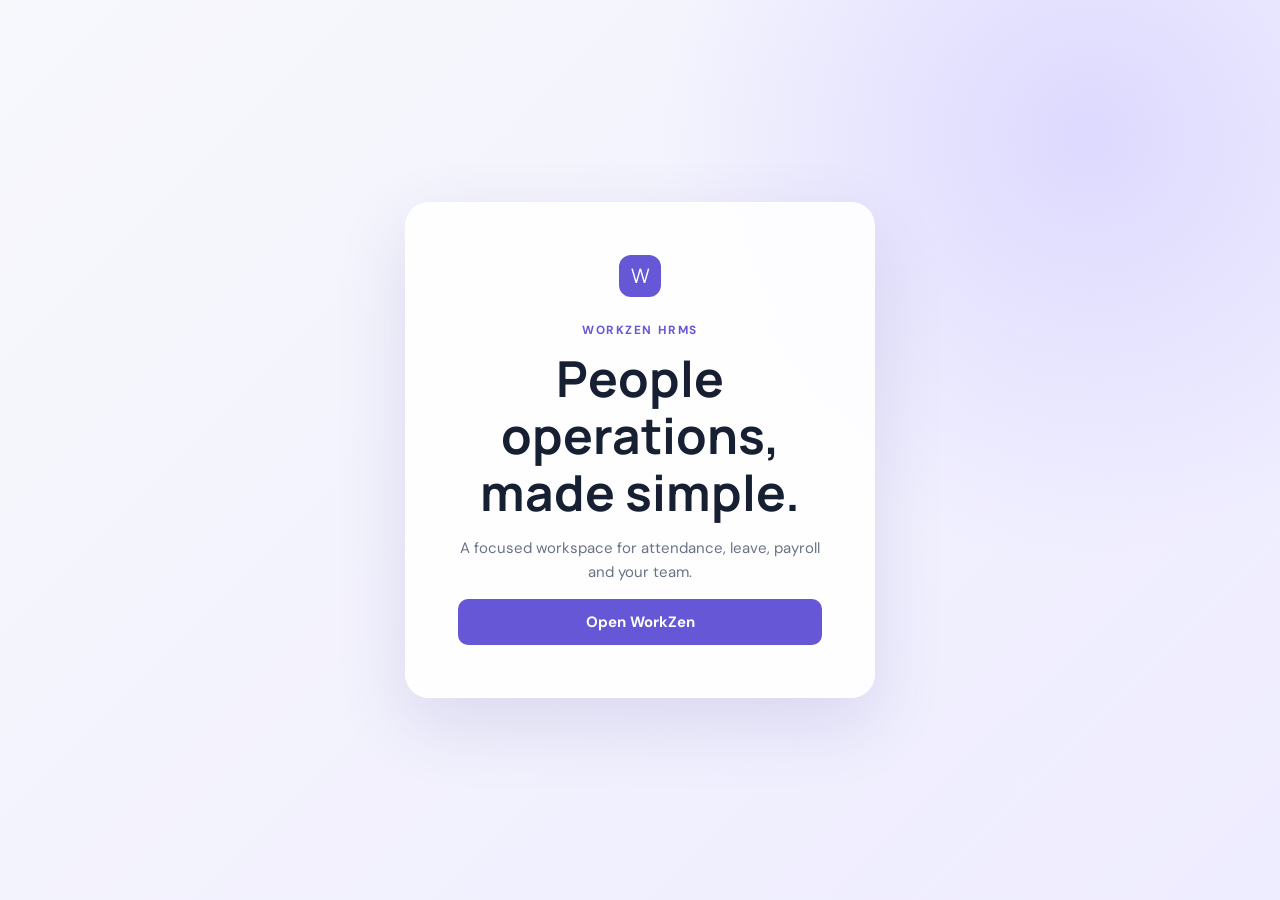
<file: index.html>
<!DOCTYPE html>
<html lang="en">
<head>
    <meta charset="UTF-8">
    <meta name="viewport" content="width=device-width, initial-scale=1.0">
    <title>WorkZen HRMS</title>
    <link rel="stylesheet" href="style.css">
</head>
<body class="entry-page">
    <main class="entry-card">
        <div class="brand-mark">W</div>
        <p class="eyebrow">WorkZen HRMS</p>
        <h1>People operations, made simple.</h1>
        <p class="muted">A focused workspace for attendance, leave, payroll and your team.</p>
        <a class="button button-primary button-wide" href="login.html">Open WorkZen</a>
    </main>
    <script>
        if (localStorage.getItem('token')) {
            window.location.replace('dashboard.html');
        }
    </script>
</body>
</html>
</file>
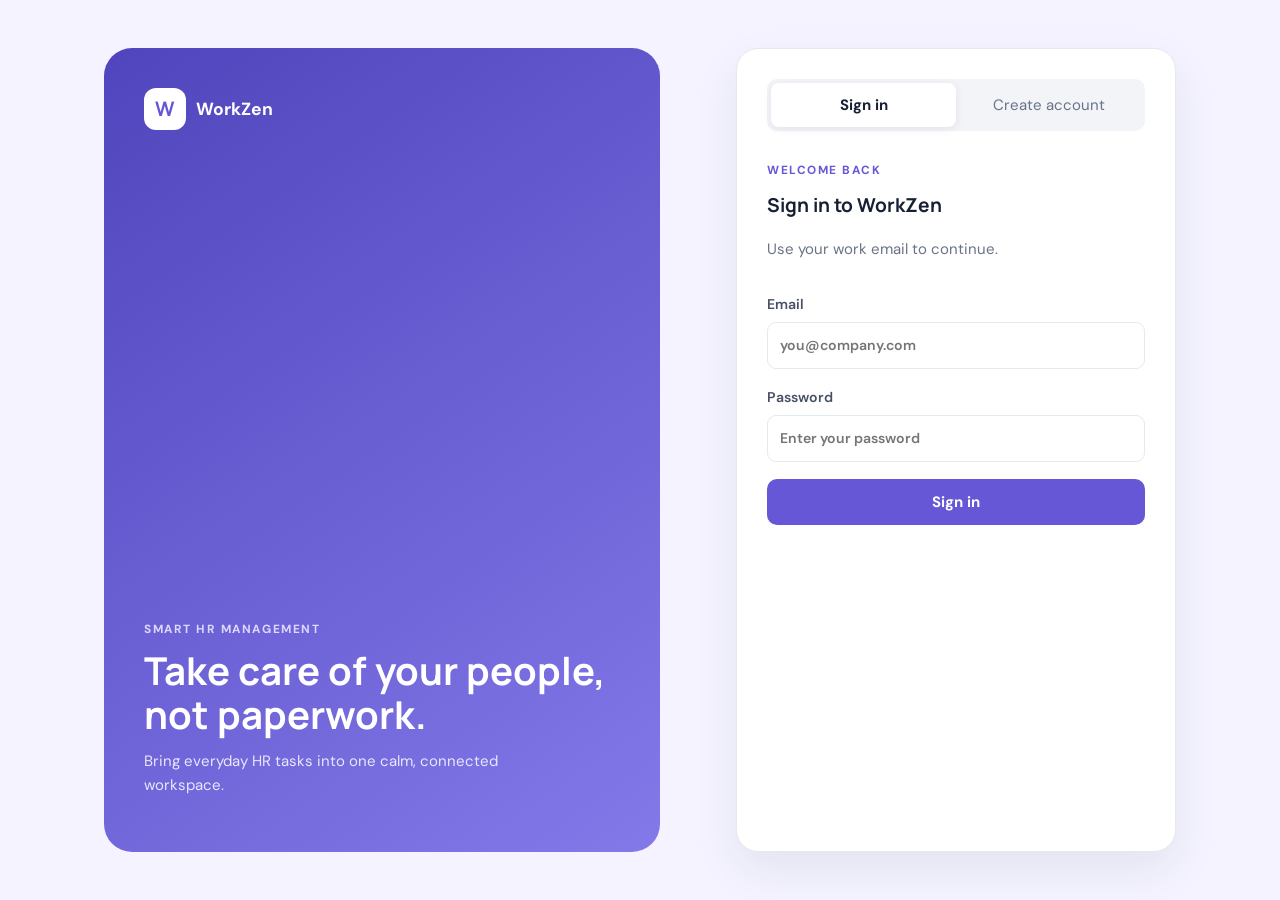
<file: dashboard.html>
<!DOCTYPE html>
<html lang="en">
<head>
    <meta charset="UTF-8">
    <meta name="viewport" content="width=device-width, initial-scale=1.0">
    <title>Dashboard | WorkZen</title>
    <link rel="stylesheet" href="style.css">
</head>
<body class="dashboard-page">
    <header class="topbar">
        <a class="brand" href="dashboard.html"><span class="brand-mark">W</span> WorkZen</a>
        <div class="topbar-actions">
            <span id="user-name" class="user-name"></span>
            <button class="button button-danger button-small" type="button" data-action="logout">Log out</button>
        </div>
    </header>

    <main class="dashboard-shell">
        <section id="employee-dashboard" class="dashboard-view hidden">
            <div class="page-heading">
                <div><p class="eyebrow">Employee workspace</p><h1>Your dashboard</h1><p class="muted">Stay on top of your workday and benefits.</p></div>
            </div>
            <div class="metric-grid">
                <article class="metric-card"><span class="metric-label">Present days</span><strong id="present-count">0</strong><span class="metric-note">This month</span></article>
                <article class="metric-card accent-warning"><span class="metric-label">Leaves used</span><strong id="leaves-count">0</strong><span class="metric-note">Annual balance</span></article>
                <article class="metric-card accent-success"><span class="metric-label">Next payroll</span><strong id="next-payroll">Pending</strong><span class="metric-note">Latest update</span></article>
            </div>
            <nav class="tabs" aria-label="Employee sections">
                <button class="tab-button active" type="button" data-tab-group="employee" data-tab="overview">Overview</button>
                <button class="tab-button" type="button" data-tab-group="employee" data-tab="attendance">Attendance</button>
                <button class="tab-button" type="button" data-tab-group="employee" data-tab="leave">Leave</button>
                <button class="tab-button" type="button" data-tab-group="employee" data-tab="payslip">Payslip</button>
            </nav>
            <section id="employee-overview-panel" class="tab-panel" data-panel-group="employee" data-panel="overview"><div class="empty-state"><h2>Welcome to your workspace</h2><p>Use the tabs above to record attendance, request leave or review your payslip.</p></div></section>
            <section id="employee-attendance-panel" class="tab-panel hidden" data-panel-group="employee" data-panel="attendance">
                <div class="content-grid"><article class="panel"><h2>Mark attendance</h2><form id="attendance-form" class="inline-form"><select id="attendance-status" required><option value="">Select status</option><option value="present">Present</option><option value="absent">Absent</option><option value="half-day">Half day</option></select><button class="button button-primary" type="submit">Mark</button></form></article><article class="panel"><h2>Your attendance log</h2><div id="attendance-log" class="log-list"><p class="muted">Loading...</p></div></article></div>
            </section>
            <section id="employee-leave-panel" class="tab-panel hidden" data-panel-group="employee" data-panel="leave">
                <div class="content-grid"><article class="panel"><h2>Apply for leave</h2><form id="leave-form" class="stack-form"><input type="date" id="leave-start" required><input type="date" id="leave-end" required><select id="leave-type" required><option value="">Select leave type</option><option value="vacation">Vacation</option><option value="sick">Sick leave</option><option value="personal">Personal leave</option></select><button class="button button-primary" type="submit">Apply for leave</button></form></article><article class="panel"><h2>Your leave requests</h2><div id="leave-log" class="log-list"><p class="muted">Loading...</p></div></article></div>
            </section>
            <section id="employee-payslip-panel" class="tab-panel hidden" data-panel-group="employee" data-panel="payslip"><article class="panel"><h2>Latest payslip</h2><div id="payslip-content" class="empty-state"><p class="muted">No payslip available yet.</p></div></article></section>
        </section>

        <section id="admin-dashboard" class="dashboard-view hidden">
            <div class="page-heading"><div><p class="eyebrow">Administration</p><h1>Team overview</h1><p class="muted">A quick view of your organisation's HR activity.</p></div></div>
            <div class="metric-grid"><article class="metric-card"><span class="metric-label">Total employees</span><strong id="total-employees">0</strong><span class="metric-note">Active team members</span></article><article class="metric-card accent-success"><span class="metric-label">Today's attendance</span><strong id="today-attendance">0</strong><span class="metric-note">Checked in today</span></article><article class="metric-card accent-warning"><span class="metric-label">Pending leaves</span><strong id="pending-leaves">0</strong><span class="metric-note">Need your review</span></article></div>
            <nav class="tabs" aria-label="Admin sections"><button class="tab-button active" type="button" data-tab-group="admin" data-tab="employees">Employees</button><button class="tab-button" type="button" data-tab-group="admin" data-tab="leaves">Leave approvals</button><button class="tab-button" type="button" data-tab-group="admin" data-tab="payroll">Payroll</button></nav>
            <section class="tab-panel panel" data-panel-group="admin" data-panel="employees"><div id="employees-list" class="log-list"><p class="muted">Loading employees...</p></div></section>
            <section class="tab-panel panel hidden" data-panel-group="admin" data-panel="leaves"><div id="leaves-list" class="log-list"><p class="muted">Loading pending leaves...</p></div></section>
            <section class="tab-panel panel hidden" data-panel-group="admin" data-panel="payroll"><h2>Generate payroll</h2><form id="payroll-form" class="inline-form"><input type="month" id="payroll-month" required><button class="button button-primary" type="submit">Generate payroll</button></form><p id="payroll-status" class="form-message"></p></section>
        </section>
    </main>
    <script src="app.js"></script>
</body>
</html>
</file>
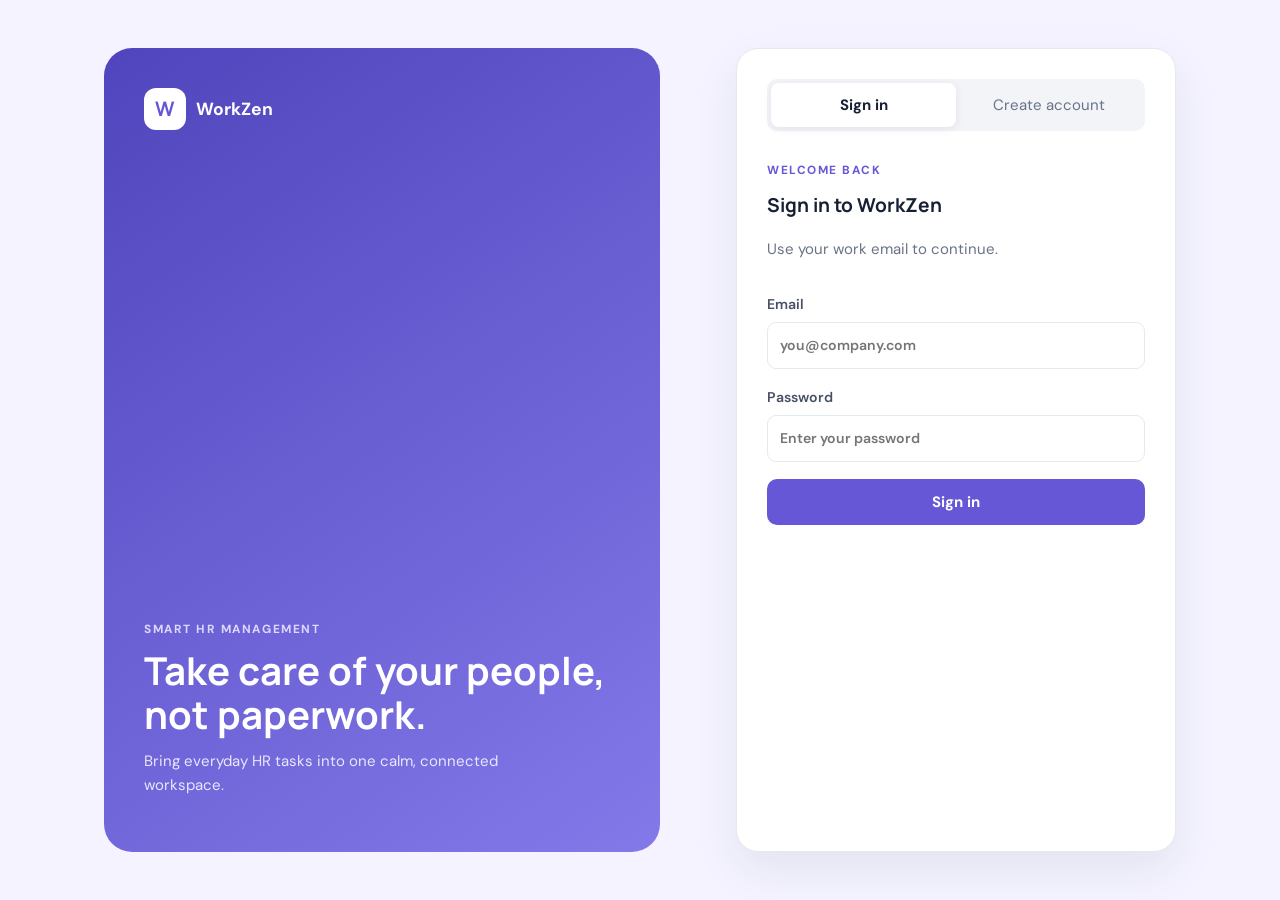
<file: login.html>
<!DOCTYPE html>
<html lang="en">
<head>
    <meta charset="UTF-8">
    <meta name="viewport" content="width=device-width, initial-scale=1.0">
    <title>Sign in | WorkZen</title>
    <link rel="stylesheet" href="style.css">
</head>
<body class="auth-page">
    <main class="auth-layout">
        <section class="auth-intro">
            <a class="brand" href="index.html"><span class="brand-mark">W</span> WorkZen</a>
            <div>
                <p class="eyebrow">Smart HR management</p>
                <h1>Take care of your people, not paperwork.</h1>
                <p>Bring everyday HR tasks into one calm, connected workspace.</p>
            </div>
        </section>

        <section class="auth-card">
            <div class="auth-toggle" role="tablist">
                <button class="toggle-button active" type="button" data-auth-view="login">Sign in</button>
                <button class="toggle-button" type="button" data-auth-view="register">Create account</button>
            </div>

            <form id="login-form" class="auth-form" data-form-view="login">
                <div>
                    <p class="eyebrow">Welcome back</p>
                    <h2>Sign in to WorkZen</h2>
                    <p class="muted">Use your work email to continue.</p>
                </div>
                <label>Email <input type="email" id="login-email" placeholder="you@company.com" required></label>
                <label>Password <input type="password" id="login-password" placeholder="Enter your password" required></label>
                <button class="button button-primary button-wide" type="submit">Sign in</button>
            </form>

            <form id="register-form" class="auth-form hidden" data-form-view="register">
                <div>
                    <p class="eyebrow">Get started</p>
                    <h2>Create your account</h2>
                    <p class="muted">Set up your WorkZen profile in seconds.</p>
                </div>
                <label>Full name <input type="text" id="register-name" placeholder="Alex Morgan" required></label>
                <label>Email <input type="email" id="register-email" placeholder="you@company.com" required></label>
                <label>Password <input type="password" id="register-password" placeholder="Create a password" required></label>
                <button class="button button-primary button-wide" type="submit">Create account</button>
            </form>
            <p id="auth-message" class="form-message" role="status"></p>
        </section>
    </main>
    <script src="app.js"></script>
</body>
</html>
</file>
<file: style.css>
@import url("https://fonts.googleapis.com/css2?family=DM+Sans:wght@400;500;600;700&family=Manrope:wght@700;800&display=swap");

:root {
    --ink: #172033;
    --muted: #687386;
    --line: #e5e9f0;
    --surface: #ffffff;
    --canvas: #f7f8fc;
    --primary: #6557d6;
    --primary-dark: #4e40bb;
    --success: #159a6b;
    --warning: #c68116;
    --danger: #d64f5e;
}

* {
    box-sizing: border-box;
}

body {
    background: var(--canvas);
    color: var(--ink);
    font: 15px/1.6 "DM Sans", system-ui, sans-serif;
    margin: 0;
}

h1,
h2,
p {
    margin-top: 0;
}

h1,
h2 {
    font-family: "Manrope", sans-serif;
}

h1 {
    font-size: clamp(2rem, 4vw, 3.1rem);
    line-height: 1.15;
    margin-bottom: 12px;
}

h2 {
    font-size: 1.2rem;
    margin-bottom: 16px;
}

a {
    color: inherit;
    text-decoration: none;
}

button,
input,
select {
    font: inherit;
}

.hidden {
    display: none !important;
}

.muted {
    color: var(--muted);
}

.eyebrow {
    color: var(--primary);
    font-size: 0.74rem;
    font-weight: 700;
    letter-spacing: 0.13em;
    margin-bottom: 10px;
    text-transform: uppercase;
}

/* Shared brand and button components */

.brand {
    align-items: center;
    display: inline-flex;
    font-size: 1.1rem;
    font-weight: 700;
    gap: 10px;
}

.brand-mark {
    align-items: center;
    background: var(--primary);
    border-radius: 12px;
    color: #ffffff;
    display: inline-flex;
    font-family: "Manrope", sans-serif;
    font-size: 1.25rem;
    height: 42px;
    justify-content: center;
    width: 42px;
}

.button {
    border: 0;
    border-radius: 10px;
    cursor: pointer;
    font-weight: 700;
    padding: 11px 18px;
    transition: background 0.2s, transform 0.2s;
}

.button:hover {
    transform: translateY(-1px);
}

.button-primary {
    background: var(--primary);
    color: #ffffff;
}

.button-primary:hover {
    background: var(--primary-dark);
}

.button-danger {
    background: #fff0f1;
    color: var(--danger);
}

.button-small {
    padding: 8px 13px;
}

.button-wide {
    display: block;
    text-align: center;
    width: 100%;
}

/* Landing page */

.entry-page {
    align-items: center;
    background:
        radial-gradient(circle at 85% 15%, #ddd9ff 0, transparent 32%),
        linear-gradient(135deg, #f7f8fc, #eeecff);
    display: flex;
    justify-content: center;
    min-height: 100vh;
    padding: 24px;
}

.entry-card {
    background: rgb(255 255 255 / 88%);
    border: 1px solid rgb(255 255 255 / 80%);
    border-radius: 24px;
    box-shadow: 0 25px 70px rgb(72 63 151 / 14%);
    max-width: 470px;
    padding: 52px;
    text-align: center;
    width: 100%;
}

.entry-card .brand-mark {
    margin-bottom: 24px;
}

.entry-card h1 {
    margin-bottom: 14px;
}

/* Authentication page */

.auth-page {
    background: #f4f3ff;
    min-height: 100vh;
}

.auth-layout {
    align-items: stretch;
    display: grid;
    gap: clamp(28px, 6vw, 76px);
    grid-template-columns: minmax(0, 1fr) minmax(360px, 440px);
    margin: auto;
    max-width: 1200px;
    min-height: 100vh;
    padding: 48px clamp(24px, 5vw, 64px);
}

.auth-intro {
    background: linear-gradient(145deg, #5145bd, #8379e9);
    border-radius: 28px;
    color: #ffffff;
    display: flex;
    flex-direction: column;
    justify-content: space-between;
    min-height: 560px;
    min-width: 0;
    overflow: hidden;
    padding: 40px;
}

.auth-intro .brand {
    color: #ffffff;
}

.auth-intro .brand-mark {
    background: #ffffff;
    color: var(--primary);
}

.auth-intro .eyebrow {
    color: #dcd8ff;
}

.auth-intro h1 {
    font-size: clamp(1.85rem, 3vw, 2.7rem);
    max-width: 480px;
}

.auth-intro p:not(.eyebrow) {
    color: #e9e7ff;
    max-width: 400px;
}

.auth-card {
    background: var(--surface);
    border: 1px solid var(--line);
    border-radius: 22px;
    box-shadow: 0 18px 45px rgb(34 39 67 / 8%);
    padding: 30px;
}

.auth-toggle {
    background: #f3f4f8;
    border-radius: 10px;
    display: flex;
    margin-bottom: 30px;
    padding: 4px;
}

.toggle-button {
    background: transparent;
    border: 0;
    border-radius: 8px;
    color: var(--muted);
    cursor: pointer;
    flex: 1;
    padding: 10px;
}

.toggle-button.active {
    background: #ffffff;
    box-shadow: 0 2px 8px rgb(32 36 59 / 8%);
    color: var(--ink);
    font-weight: 700;
}

.auth-form {
    display: flex;
    flex-direction: column;
    gap: 17px;
}

label {
    color: #455065;
    display: flex;
    flex-direction: column;
    font-size: 0.88rem;
    font-weight: 600;
    gap: 7px;
}

input,
select {
    background: #ffffff;
    border: 1px solid var(--line);
    border-radius: 9px;
    color: var(--ink);
    outline: 0;
    padding: 11px 12px;
    width: 100%;
}

input:focus,
select:focus {
    border-color: var(--primary);
    box-shadow: 0 0 0 3px rgb(101 87 214 / 10%);
}

.form-message {
    color: var(--danger);
    margin: 14px 0 0;
    min-height: 24px;
}

/* Dashboard page */

.topbar {
    align-items: center;
    background: var(--surface);
    border-bottom: 1px solid var(--line);
    display: flex;
    justify-content: space-between;
    padding: 17px max(24px, calc((100% - 1120px) / 2));
}

.topbar-actions {
    align-items: center;
    display: flex;
    gap: 16px;
}

.user-name {
    color: var(--muted);
    font-weight: 600;
}

.dashboard-shell {
    margin: auto;
    max-width: 1120px;
    padding: 52px 24px 80px;
}

.page-heading {
    display: flex;
    justify-content: space-between;
    margin-bottom: 32px;
}

.metric-grid {
    display: grid;
    gap: 18px;
    grid-template-columns: repeat(3, 1fr);
    margin-bottom: 34px;
}

.metric-card,
.panel {
    background: var(--surface);
    border: 1px solid var(--line);
    border-radius: 16px;
    box-shadow: 0 8px 25px rgb(39 48 74 / 3%);
}

.metric-card {
    border-left: 4px solid var(--primary);
    display: flex;
    flex-direction: column;
    padding: 22px;
}

.metric-card strong {
    font-family: "Manrope", sans-serif;
    font-size: 2.15rem;
    margin: 8px 0 1px;
}

.metric-label {
    color: var(--muted);
    font-weight: 600;
}

.metric-note {
    color: var(--muted);
    font-size: 0.8rem;
}

.accent-success {
    border-left-color: var(--success);
}

.accent-warning {
    border-left-color: var(--warning);
}

.tabs {
    border-bottom: 1px solid var(--line);
    display: flex;
    gap: 6px;
    margin-bottom: 22px;
    overflow: auto;
}

.tab-button {
    background: transparent;
    border: 0;
    border-bottom: 2px solid transparent;
    color: var(--muted);
    cursor: pointer;
    font-weight: 600;
    padding: 12px 16px;
    white-space: nowrap;
}

.tab-button.active {
    border-bottom-color: var(--primary);
    color: var(--primary);
}

.panel {
    padding: 24px;
}

.content-grid {
    display: grid;
    gap: 18px;
    grid-template-columns: repeat(2, 1fr);
}

.inline-form {
    align-items: center;
    display: flex;
    gap: 12px;
}

.stack-form {
    display: flex;
    flex-direction: column;
    gap: 12px;
}

.log-list {
    display: flex;
    flex-direction: column;
    gap: 10px;
}

.log-list > div {
    border-left: 3px solid var(--primary);
    padding: 8px 12px;
}

.empty-state {
    background: #ffffff;
    border: 1px dashed #ccd2df;
    border-radius: 14px;
    padding: 32px;
    text-align: center;
}

/* Responsive layout */

@media (max-width: 760px) {
    .auth-layout {
        display: block;
        padding: 18px;
    }

    .auth-intro {
        margin-bottom: 18px;
        min-height: 300px;
        padding: 28px;
    }

    .auth-intro h1 {
        font-size: 2.2rem;
    }

    .auth-card {
        padding: 22px;
    }

    .metric-grid,
    .content-grid {
        grid-template-columns: 1fr;
    }

    .dashboard-shell {
        padding-top: 34px;
    }

    .topbar {
        padding: 14px 18px;
    }

    .user-name {
        display: none;
    }
}
</file>
